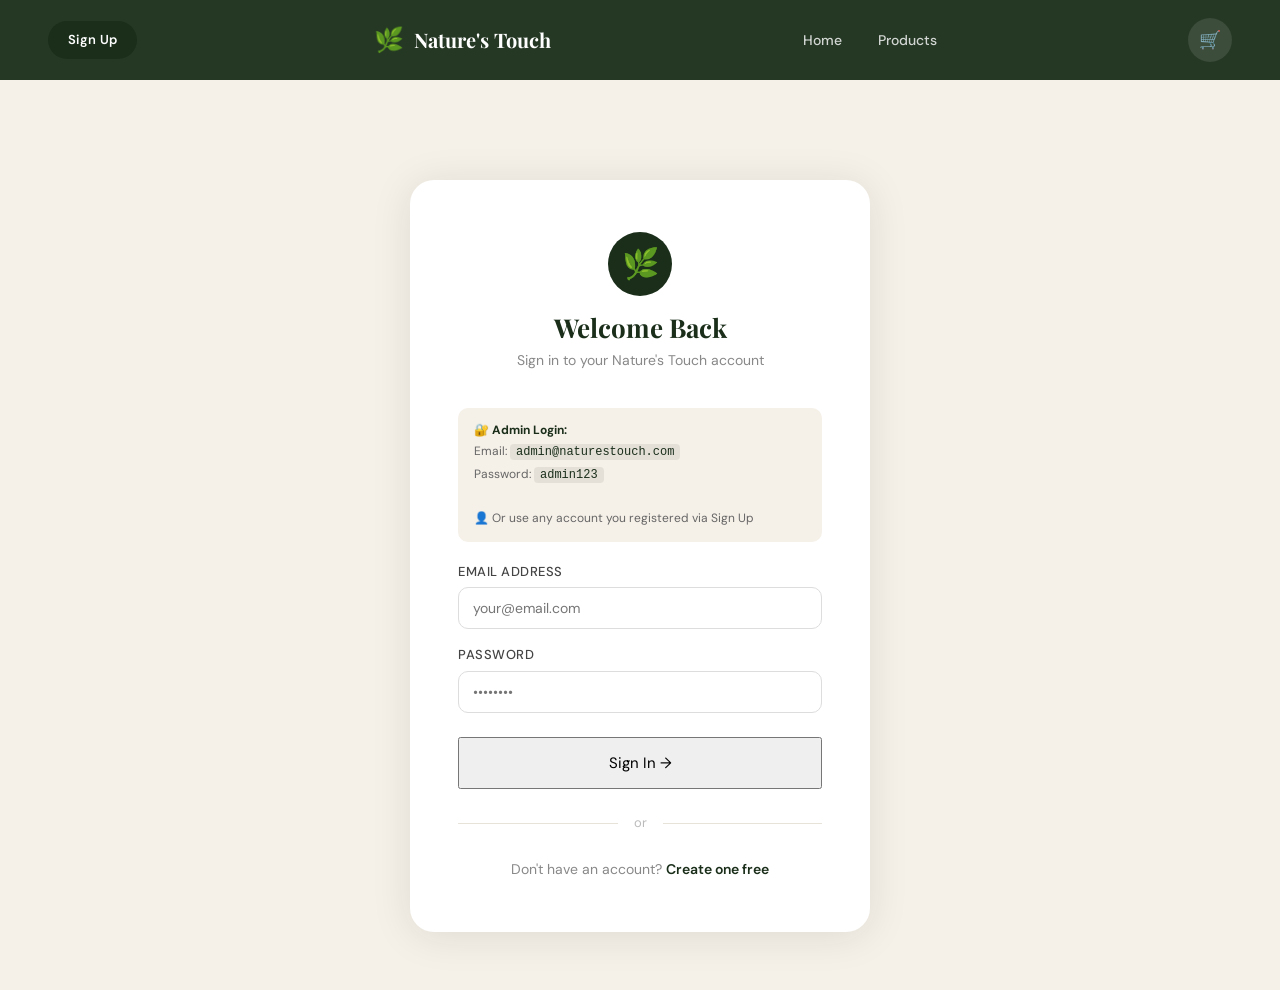
<file: Admin/admin.html>
<!DOCTYPE html>
<html lang="en">
<head>
<meta charset="UTF-8">
<meta name="viewport" content="width=device-width, initial-scale=1.0">
<title>Admin Panel — Nature's Touch</title>
<link rel="stylesheet" href="../css/style.css">
<link href="https://fonts.googleapis.com/css2?family=Inter:wght@400;500;600;700&display=swap" rel="stylesheet">
<style>
  :root {
    --primary: #2d5a27;
    --sidebar-bg: #0f1a0f;
    --bg-main: #f8faf8;
    --text-main: #1a2e1a;
    --text-muted: #6a8a6a;
    --border: #e2ede2;
    --white: #ffffff;
    --shadow: 0 4px 20px rgba(0, 0, 0, 0.05);
  }

  * { box-sizing: border-box; margin: 0; padding: 0; }

  body {
    background: var(--bg-main);
    font-family: 'Inter', sans-serif;
    color: var(--text-main);
    display: flex;
    min-height: 100vh;
  }

  /* ── SIDEBAR ── */
  .sidebar {
    width: 260px;
    min-height: 100vh;
    background: var(--sidebar-bg);
    display: flex;
    flex-direction: column;
    padding: 32px 20px;
    position: fixed;
    top: 0; left: 0; bottom: 0;
    z-index: 100;
  }

  .sidebar-logo {
    display: flex;
    align-items: center;
    gap: 12px;
    padding: 0 10px;
    margin-bottom: 40px;
  }

  .sidebar-logo-icon {
    width: 40px; height: 40px;
    background: linear-gradient(135deg, #3a6b3a, #1a2e1a);
    border-radius: 12px;
    display: flex; align-items: center; justify-content: center;
    font-size: 20px;
  }

  .sidebar-logo-text {
    font-size: 17px;
    font-weight: 700;
    color: white;
  }

  .sidebar-logo-text span {
    display: block;
    font-size: 10px;
    font-weight: 500;
    color: #7aa87a;
    text-transform: uppercase;
    letter-spacing: 1.2px;
  }

  .nav-section-label {
    font-size: 11px;
    font-weight: 700;
    text-transform: uppercase;
    color: #4a6a4a;
    padding: 0 12px;
    margin-bottom: 12px;
    margin-top: 24px;
  }

  .sidebar a {
    display: flex;
    align-items: center;
    gap: 12px;
    padding: 12px 16px;
    color: #a0bfa0;
    text-decoration: none;
    border-radius: 10px;
    font-size: 14px;
    font-weight: 500;
    transition: all 0.2s;
    margin-bottom: 4px;
  }

  .sidebar a:hover { background: rgba(255,255,255,0.05); color: white; }
  .sidebar a.active { background: var(--primary); color: white; }

  .sidebar-bottom { margin-top: auto; padding-top: 20px; border-top: 1px solid rgba(255,255,255,0.08); }

  /* ── MAIN ── */
  .main { margin-left: 260px; flex: 1; padding: 40px; }

  .page-header { display: flex; align-items: center; justify-content: space-between; margin-bottom: 32px; }
  .page-title { font-size: 28px; font-weight: 800; color: #0f1a0f; }
  .page-subtitle { font-size: 14px; color: var(--text-muted); }

  .stats-grid { display: grid; grid-template-columns: repeat(3, 1fr); gap: 24px; margin-bottom: 32px; }

  .stat-card {
    background: var(--white);
    border-radius: 20px;
    padding: 28px;
    border: 1px solid var(--border);
    display: flex;
    align-items: center;
    gap: 20px;
    box-shadow: var(--shadow);
  }

  .stat-icon {
    width: 60px; height: 60px;
    border-radius: 16px;
    display: flex; align-items: center; justify-content: center;
    font-size: 24px;
  }
  .stat-icon.green { background: #effaf0; }
  .stat-icon.amber { background: #fff9eb; }
  .stat-icon.blue { background: #f0f7ff; }

  .stat-label { font-size: 13px; color: var(--text-muted); font-weight: 600; text-transform: uppercase; }
  .stat-value { font-size: 30px; font-weight: 800; color: #0f1a0f; }

  /* ── CONTENT CARD & TABLE ── */
  .content-card {
    background: var(--white);
    border-radius: 20px;
    border: 1px solid var(--border);
    box-shadow: var(--shadow);
    overflow: hidden;
  }

  .content-card-header { padding: 24px 28px; border-bottom: 1px solid var(--bg-main); }
  .content-card-title { font-size: 17px; font-weight: 700; }

  .data-table { width: 100%; border-collapse: collapse; }
  .data-table th {
    background: #fcfdfc;
    padding: 16px 28px;
    text-align: left;
    font-size: 12px;
    font-weight: 700;
    text-transform: uppercase;
    color: var(--text-muted);
    border-bottom: 1px solid var(--border);
  }

  .data-table td { padding: 18px 28px; font-size: 15px; border-bottom: 1px solid var(--bg-main); }

  .avatar {
    width: 36px; height: 36px;
    border-radius: 10px;
    display: inline-flex; align-items: center; justify-content: center;
    font-weight: 700;
    background: #e2ede2;
    color: #2d5a27;
  }

  .id-chip { font-family: monospace; background: #f0f4f0; padding: 4px 8px; border-radius: 6px; font-size: 12px; }

  .customer-cell { display: flex; align-items: center; gap: 12px; }

  .two-col-grid { display: grid; grid-template-columns: 1fr 1fr; gap: 24px; margin-top: 24px; }

  .section { display: none; }
  .section.active { display: block; animation: fadeIn 0.3s ease; }

  @keyframes fadeIn { from { opacity: 0; } to { opacity: 1; } }

  .badge { padding: 4px 10px; border-radius: 6px; font-size: 12px; font-weight: 600; }
  .badge.admin { background: #f3e5f5; color: #7b1fa2; }
  .badge.user { background: #f1f8f1; color: #2d5a27; }
</style>
</head>
<body>

<div class="sidebar">
  <div class="sidebar-logo">
    <div class="sidebar-logo-icon">🌿</div>
    <div class="sidebar-logo-text">Nature's Touch <span>Admin Panel</span></div>
  </div>

  <div class="nav-section-label">Menu</div>
  <a href="#" onclick="show('dashboard',this)" class="active">📊 Dashboard</a>
  <a href="#" onclick="show('orders',this)">📦 Orders</a>
  <a href="#" onclick="show('customers',this)">👥 Customers</a>

  <div class="sidebar-bottom">
    <a href="../index.html" target="_blank">🌐 View Website</a>
    <a href="#" onclick="logout()" style="color:#ff8a8a;">🚪 Logout</a>
  </div>
</div>

<div class="main">
  <div id="dashboard" class="section active">
    <div class="page-header">
      <div>
        <div class="page-title">Dashboard</div>
        <div class="page-subtitle">Quick overview of your store performance.</div>
      </div>
    </div>

    <div class="stats-grid">
      <div class="stat-card">
        <div class="stat-icon green">📦</div>
        <div><div class="stat-label">Orders</div><div class="stat-value" id="totalOrders">—</div></div>
      </div>
      <div class="stat-card">
        <div class="stat-icon amber">💰</div>
        <div><div class="stat-label">Revenue</div><div class="stat-value" id="totalRevenue">—</div></div>
      </div>
      <div class="stat-card">
        <div class="stat-icon blue">👤</div>
        <div><div class="stat-label">Users</div><div class="stat-value" id="totalCustomers">—</div></div>
      </div>
    </div>

    <div class="two-col-grid">
      <div class="content-card">
        <div class="content-card-header"><div class="content-card-title">Recent Orders</div></div>
        <table class="data-table">
          <thead><tr><th>Customer</th><th>Amount</th></tr></thead>
          <tbody id="recentOrdersTable"><tr><td colspan="2">Loading...</td></tr></tbody>
        </table>
      </div>
      <div class="content-card">
        <div class="content-card-header"><div class="content-card-title">Recent Signups</div></div>
        <table class="data-table">
          <thead><tr><th>Name</th><th>Role</th></tr></thead>
          <tbody id="recentCustomersTable"><tr><td colspan="2">Loading...</td></tr></tbody>
        </table>
      </div>
    </div>
  </div>

  <div id="orders" class="section">
    <div class="page-header">
      <div><div class="page-title">Orders</div><div class="page-subtitle" id="orderCount">0 total orders</div></div>
    </div>
    <div class="content-card">
      <table class="data-table">
        <thead>
          <tr>
            <th>Order ID</th>
            <th>Customer</th>
            <th>Amount</th>
            <th>Date</th>
          </tr>
        </thead>
        <tbody id="ordersTable"><tr><td colspan="4">Loading orders...</td></tr></tbody>
      </table>
    </div>
  </div>

  <div id="customers" class="section">
    <div class="page-header">
      <div><div class="page-title">Customers</div><div class="page-subtitle" id="customerCount">0 users</div></div>
    </div>
    <div class="content-card">
      <table class="data-table">
        <thead>
          <tr>
            <th>Name</th>
            <th>Email</th>
            <th>Role</th>
            <th>Joined</th>
          </tr>
        </thead>
        <tbody id="customersTable"><tr><td colspan="4">Loading customers...</td></tr></tbody>
      </table>
    </div>
  </div>
</div>

<script>
  const token = localStorage.getItem("token");
  const user = JSON.parse(localStorage.getItem("nt_session"));

  if (!user || user.role !== "admin") {
    alert("Access denied");
    window.location.href = "../pages/login.html";
  }

  function show(section, el) {
    document.querySelectorAll(".section").forEach(s => s.classList.remove("active"));
    document.getElementById(section).classList.add("active");
    document.querySelectorAll(".sidebar a").forEach(a => a.classList.remove("active"));
    el.classList.add("active");
    if (section === "orders") loadOrders();
    if (section === "customers") loadCustomers();
  }

  function getInitials(name) {
    if (!name) return "?";
    return name.split(" ").map(w => w[0]).join("").substring(0, 2).toUpperCase();
  }

  async function loadDashboard() {
    try {
      const [ordersRes, customersRes] = await Promise.all([
        fetch("http://localhost:5000/api/order", { headers: { Authorization: token } }),
        fetch("http://localhost:5000/api/users", { headers: { Authorization: token } })
      ]);
      const orders = await ordersRes.json();
      const customers = await customersRes.json();
      const totalRev = Array.isArray(orders) ? orders.reduce((s, o) => s + (o.total || 0), 0) : 0;

      document.getElementById("totalOrders").textContent = Array.isArray(orders) ? orders.length : "—";
      document.getElementById("totalRevenue").textContent = "₹" + totalRev.toLocaleString('en-IN');
      document.getElementById("totalCustomers").textContent = Array.isArray(customers) ? customers.length : "—";

      if (Array.isArray(orders)) {
        const recent = [...orders].reverse().slice(0, 5);
        document.getElementById("recentOrdersTable").innerHTML = recent.length ? recent.map(o => `
          <tr>
            <td>${o.address?.name || "Guest"}</td>
            <td style="font-weight:700;color:var(--primary);">₹${(o.total || 0).toLocaleString('en-IN')}</td>
          </tr>`).join("") : `<tr><td colspan="2">No orders</td></tr>`;
      }

      if (Array.isArray(customers)) {
        const recent = [...customers].reverse().slice(0, 5);
        document.getElementById("recentCustomersTable").innerHTML = recent.length ? recent.map(u => `
          <tr>
            <td>
              <div class="customer-cell">
                <div class="avatar">${getInitials(u.name)}</div>
                ${u.name || "—"}
              </div>
            </td>
            <td><span class="badge ${u.role === 'admin' ? 'admin' : 'user'}">${u.role || 'user'}</span></td>
          </tr>`).join("") : `<tr><td colspan="2">No customers</td></tr>`;
      }
    } catch (err) { console.error(err); }
  }

  async function loadOrders() {
    try {
      const res = await fetch("http://localhost:5000/api/order", { headers: { Authorization: token } });
      const data = await res.json();
      if (!Array.isArray(data)) return;
      document.getElementById("orderCount").textContent = data.length + " total orders";
      document.getElementById("ordersTable").innerHTML = data.length ? [...data].reverse().map(o => `
        <tr>
          <td><span class="id-chip">${o._id.slice(-8).toUpperCase()}</span></td>
          <td>
            <div class="customer-cell">
              <div class="avatar">${getInitials(o.address?.name)}</div>
              <div><div style="font-weight:600;">${o.address?.name || "Guest"}</div><div style="font-size:12px;color:var(--text-muted);">${o.userEmail || ""}</div></div>
            </div>
          </td>
          <td style="font-weight:700;color:var(--primary);">₹${(o.total || 0).toLocaleString('en-IN')}</td>
          <td style="color:var(--text-muted);font-size:13px;">${new Date(o.createdAt).toLocaleDateString('en-IN')}</td>
        </tr>`).join("") : `<tr><td colspan="4">No orders found</td></tr>`;
    } catch (err) { }
  }

  async function loadCustomers() {
    try {
      const res = await fetch("http://localhost:5000/api/users", { headers: { Authorization: token } });
      const data = await res.json();
      if (!Array.isArray(data)) return;
      document.getElementById("customerCount").textContent = data.length + " registered users";
      document.getElementById("customersTable").innerHTML = data.map(u => `
        <tr>
          <td><div class="customer-cell"><div class="avatar">${getInitials(u.name)}</div><span style="font-weight:600;">${u.name || "—"}</span></div></td>
          <td style="color:var(--text-muted);">${u.email}</td>
          <td><span class="badge ${u.role === 'admin' ? 'admin' : 'user'}">${u.role || 'user'}</span></td>
          <td style="color:var(--text-muted);font-size:13px;">${u.createdAt ? new Date(u.createdAt).toLocaleDateString('en-IN') : '—'}</td>
        </tr>`).join("");
    } catch (err) { }
  }

  function logout() { localStorage.clear(); window.location.href = "../pages/login.html"; }

  loadDashboard();
</script>
</body>
</html>
</file>
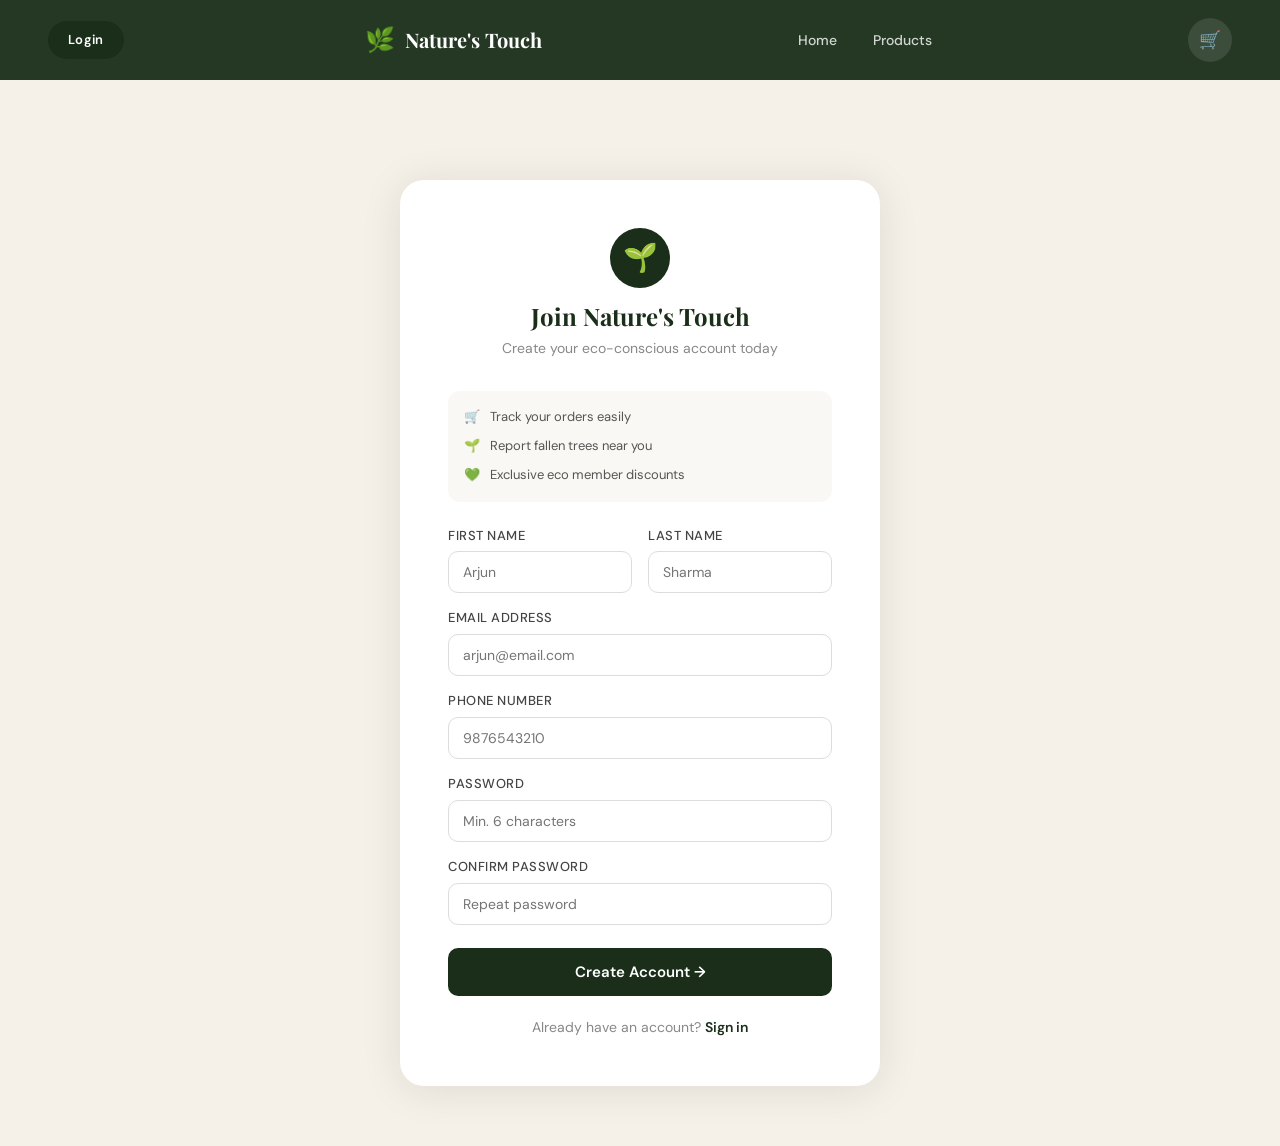
<file: pages/signup.html>
<!DOCTYPE html>
<html lang="en">

<head>
  <meta charset="UTF-8">
  <meta name="viewport" content="width=device-width, initial-scale=1.0">
  <title>Sign Up — Nature's Touch</title>
  <link rel="stylesheet" href="../css/style.css">
  <style>
    body {
      background: var(--linen);
      min-height: 100vh;
      display: flex;
      flex-direction: column;
    }

    .auth-wrap {
      flex: 1;
      display: flex;
      align-items: center;
      justify-content: center;
      padding: 100px 20px 60px;
    }

    .auth-card {
      background: white;
      border-radius: 24px;
      padding: 48px;
      width: 100%;
      max-width: 480px;
      box-shadow: 0 4px 40px rgba(26, 46, 26, 0.1);
    }

    .auth-logo {
      text-align: center;
      margin-bottom: 32px;
    }

    .auth-logo .icon {
      width: 60px;
      height: 60px;
      background: var(--forest);
      border-radius: 50%;
      display: flex;
      align-items: center;
      justify-content: center;
      font-size: 28px;
      margin: 0 auto 14px;
    }

    .auth-logo h2 {
      font-family: 'Playfair Display', serif;
      font-size: 24px;
      color: var(--forest);
      margin-bottom: 6px;
    }

    .auth-logo p {
      font-size: 14px;
      color: #888;
    }

    .two-col {
      display: grid;
      grid-template-columns: 1fr 1fr;
      gap: 16px;
    }

    .error-msg {
      background: #fff0f0;
      border: 1px solid #ffd0d0;
      border-radius: 8px;
      padding: 10px 14px;
      font-size: 13px;
      color: #c0392b;
      margin-bottom: 16px;
      display: none;
    }

    .success-msg {
      background: #f0fff4;
      border: 1px solid #c3e6cb;
      border-radius: 8px;
      padding: 10px 14px;
      font-size: 13px;
      color: #155724;
      margin-bottom: 16px;
      display: none;
    }

    .auth-footer {
      text-align: center;
      margin-top: 20px;
      font-size: 14px;
      color: #888;
    }

    .auth-footer a {
      color: var(--forest);
      font-weight: 600;
      text-decoration: none;
    }

    .benefits {
      display: flex;
      flex-direction: column;
      gap: 8px;
      margin-bottom: 24px;
      padding: 16px;
      background: var(--warm-white);
      border-radius: 12px;
    }

    .benefit-item {
      display: flex;
      align-items: center;
      gap: 10px;
      font-size: 13px;
      color: #555;
    }

    .btn-submit {
      width: 100%;
      padding: 14px;
      font-size: 15px;
      margin-top: 8px;
      background: var(--forest);
      color: white;
      border: none;
      border-radius: 10px;
      cursor: pointer;
      font-weight: 600;
      transition: opacity 0.2s;
    }

    .btn-submit:hover { opacity: 0.9; }
    .btn-submit:disabled { opacity: 0.6; cursor: not-allowed; }

    /* ✅ Validation styles */
    .form-group {
      margin-bottom: 15px;
      position: relative;
    }

    .form-group label {
      display: block;
      font-size: 13px;
      margin-bottom: 5px;
      color: #444;
      font-weight: 500;
    }

    .form-group input {
      width: 100%;
      padding: 11px 14px;
      border: 1.5px solid #ddd;
      border-radius: 10px;
      font-size: 14px;
      box-sizing: border-box;
      transition: border-color 0.2s;
      outline: none;
    }

    .form-group input:focus {
      border-color: var(--forest);
    }

    .form-group input.input-error {
      border-color: #e74c3c;
      background: #fff8f8;
    }

    .form-group input.input-success {
      border-color: #27ae60;
      background: #f8fff9;
    }

    .field-error {
      font-size: 12px;
      color: #e74c3c;
      margin-top: 5px;
      display: none;
      align-items: center;
      gap: 4px;
    }

    .field-error.show {
      display: flex;
    }

    /* ✅ Password strength indicator */
    .password-rules {
      background: #f9f9f9;
      border-radius: 8px;
      padding: 10px 14px;
      margin-top: 8px;
      display: none;
    }

    .password-rules.show {
      display: block;
    }

    .rule {
      font-size: 12px;
      color: #aaa;
      display: flex;
      align-items: center;
      gap: 6px;
      margin-bottom: 4px;
      transition: color 0.2s;
    }

    .rule.pass {
      color: #27ae60;
    }

    .rule .dot {
      width: 8px;
      height: 8px;
      border-radius: 50%;
      background: #ddd;
      flex-shrink: 0;
      transition: background 0.2s;
    }

    .rule.pass .dot {
      background: #27ae60;
    }
  </style>
  <link rel="stylesheet" href="../css/pages.css">
</head>

<body>

  <nav>
    <div class="nav-auth-left">
      <a href="login.html" class="btn-primary btn-primary-sm">Login</a>
    </div>
    <a href="../index.html" class="nav-logo">
      <div class="nav-logo-icon">🌿</div>
      <span class="nav-logo-text">Nature's Touch</span>
    </a>
    <ul class="nav-links">
      <li><a href="../index.html">Home</a></li>
      <li><a href="products.html">Products</a></li>
    </ul>
    <div class="nav-actions">
      <button class="nav-cart" onclick="window.location.href='cart.html'">🛒<span class="cart-badge"
          style="display:none">0</span></button>
    </div>
  </nav>

  <div class="auth-wrap">
    <div class="auth-card">
      <div class="auth-logo">
        <div class="icon">🌱</div>
        <h2>Join Nature's Touch</h2>
        <p>Create your eco-conscious account today</p>
      </div>

      <div class="benefits">
        <div class="benefit-item"><span>🛒</span> Track your orders easily</div>
        <div class="benefit-item"><span>🌱</span> Report fallen trees near you</div>
        <div class="benefit-item"><span>💚</span> Exclusive eco member discounts</div>
      </div>

      <div class="error-msg" id="errorMsg"></div>
      <div class="success-msg" id="successMsg"></div>

      <form id="signupForm" novalidate>

        <div class="two-col">
          <div class="form-group">
            <label>First Name</label>
            <input type="text" id="firstName" placeholder="Arjun"
              oninput="clearFieldError('firstName', 'firstNameError')">
            <div class="field-error" id="firstNameError">⚠️ First name is required</div>
          </div>
          <div class="form-group">
            <label>Last Name</label>
            <input type="text" id="lastName" placeholder="Sharma"
              oninput="clearFieldError('lastName', 'lastNameError')">
            <div class="field-error" id="lastNameError">⚠️ Last name is required</div>
          </div>
        </div>

        <div class="form-group">
          <label>Email Address</label>
          <input type="email" id="emailInput" placeholder="arjun@email.com"
            oninput="clearFieldError('emailInput', 'emailError')">
          <div class="field-error" id="emailError">⚠️ Email is required</div>
        </div>

        <div class="form-group">
          <label>Phone Number</label>
          <input type="tel" id="phone" placeholder="9876543210" maxlength="10"
            oninput="onlyNumbers(this); clearFieldError('phone', 'phoneError')">
          <div class="field-error" id="phoneError">⚠️ Phone is required</div>
        </div>

        <div class="form-group">
          <label>Password</label>
          <input type="password" id="passwordInput" placeholder="Min. 6 characters"
            oninput="checkPasswordStrength(this.value); clearFieldError('passwordInput', 'passwordError')">
          <div class="field-error" id="passwordError">⚠️ Password is required</div>

          <!-- ✅ Password rules live checker -->
          <div class="password-rules" id="passwordRules">
            <div class="rule" id="rule-length"><span class="dot"></span> At least 6 characters</div>
            <div class="rule" id="rule-upper"><span class="dot"></span> One uppercase letter (A-Z)</div>
            <div class="rule" id="rule-lower"><span class="dot"></span> One lowercase letter (a-z)</div>
            <div class="rule" id="rule-symbol"><span class="dot"></span> One special character (!@#$%)</div>
          </div>
        </div>

        <div class="form-group">
          <label>Confirm Password</label>
          <input type="password" id="confirmPassword" placeholder="Repeat password"
            oninput="clearFieldError('confirmPassword', 'confirmError')">
          <div class="field-error" id="confirmError">⚠️ Please confirm your password</div>
        </div>

        <button type="submit" class="btn-submit">Create Account →</button>
      </form>

      <div class="auth-footer">
        Already have an account? <a href="login.html">Sign in</a>
      </div>
    </div>
  </div>

  <script src="../js/utils.js"></script>
  <script src="../js/auth.js"></script>
  <script src="../js/cart.js"></script>
  <script src="../js/ui.js"></script>
  <script src="../js/main.js"></script>

  <script>

    // ✅ Redirect if already logged in
    if (typeof Auth !== 'undefined' && Auth.isLoggedIn()) {
      window.location.href = '../index.html';
    }

    // ✅ Only allow numbers in phone field
    function onlyNumbers(input) {
      input.value = input.value.replace(/[^0-9]/g, '');
    }

    // ✅ Show field error
    function showFieldError(inputId, errorId, message) {
      const input = document.getElementById(inputId);
      const error = document.getElementById(errorId);
      input.classList.add('input-error');
      input.classList.remove('input-success');
      error.textContent = '⚠️ ' + message;
      error.classList.add('show');
    }

    // ✅ Clear field error
    function clearFieldError(inputId, errorId) {
      const input = document.getElementById(inputId);
      const error = document.getElementById(errorId);
      input.classList.remove('input-error');
      input.classList.add('input-success');
      error.classList.remove('show');
    }

    // ✅ Live password strength checker
    function checkPasswordStrength(val) {
      const rules = document.getElementById('passwordRules');
      rules.classList.add('show');

      const checks = {
        'rule-length': val.length >= 6,
        'rule-upper':  /[A-Z]/.test(val),
        'rule-lower':  /[a-z]/.test(val),
        'rule-symbol': /[!@#$%^&*()_+\-=\[\]{};':"\\|,.<>\/?]/.test(val),
      };

      for (const [id, passed] of Object.entries(checks)) {
        const el = document.getElementById(id);
        if (passed) el.classList.add('pass');
        else el.classList.remove('pass');
      }
    }

    // ✅ Show success/error banners
    function showError(msg) {
      const el = document.getElementById('errorMsg');
      el.textContent = msg;
      el.style.display = 'block';
      document.getElementById('successMsg').style.display = 'none';
    }

    function showSuccess(msg) {
      const el = document.getElementById('successMsg');
      el.textContent = msg;
      el.style.display = 'block';
      document.getElementById('errorMsg').style.display = 'none';
    }

    // ✅ Form submit with full validation
    document.getElementById('signupForm').addEventListener('submit', async (e) => {
      e.preventDefault();

      const firstName      = document.getElementById('firstName').value.trim();
      const lastName       = document.getElementById('lastName').value.trim();
      const email          = document.getElementById('emailInput').value.trim();
      const phone          = document.getElementById('phone').value.trim();
      const password       = document.getElementById('passwordInput').value;
      const confirmPassword = document.getElementById('confirmPassword').value;

      let hasError = false;

      // First name
      if (!firstName) {
        showFieldError('firstName', 'firstNameError', 'First name is required');
        hasError = true;
      }

      // Last name
      if (!lastName) {
        showFieldError('lastName', 'lastNameError', 'Last name is required');
        hasError = true;
      }

      // Email
      if (!email) {
        showFieldError('emailInput', 'emailError', 'Email is required');
        hasError = true;
      } else if (!/^[^\s@]+@[^\s@]+\.[^\s@]+$/.test(email)) {
        showFieldError('emailInput', 'emailError', 'Enter a valid email address');
        hasError = true;
      }

      // Phone — must be exactly 10 digits
      if (!phone) {
        showFieldError('phone', 'phoneError', 'Phone number is required');
        hasError = true;
      } else if (!/^[0-9]{10}$/.test(phone)) {
        showFieldError('phone', 'phoneError', 'Enter a valid 10-digit phone number');
        hasError = true;
      }

      // Password rules
      if (!password) {
        showFieldError('passwordInput', 'passwordError', 'Password is required');
        hasError = true;
      } else if (password.length < 6) {
        showFieldError('passwordInput', 'passwordError', 'Password must be at least 6 characters');
        hasError = true;
      } else if (!/[A-Z]/.test(password)) {
        showFieldError('passwordInput', 'passwordError', 'Password must have at least one uppercase letter');
        hasError = true;
      } else if (!/[a-z]/.test(password)) {
        showFieldError('passwordInput', 'passwordError', 'Password must have at least one lowercase letter');
        hasError = true;
      } else if (!/[!@#$%^&*()_+\-=\[\]{};':"\\|,.<>\/?]/.test(password)) {
        showFieldError('passwordInput', 'passwordError', 'Password must have at least one special character');
        hasError = true;
      }

      // Confirm password
      if (!confirmPassword) {
        showFieldError('confirmPassword', 'confirmError', 'Please confirm your password');
        hasError = true;
      } else if (password !== confirmPassword) {
        showFieldError('confirmPassword', 'confirmError', 'Passwords do not match');
        hasError = true;
      }

      if (hasError) return;

      const fullName = `${firstName} ${lastName}`;

      try {
        const response = await fetch("http://localhost:5000/api/auth/signup", {
          method: "POST",
          headers: { "Content-Type": "application/json" },
          body: JSON.stringify({ name: fullName, email, password, phone })
        });

        const data = await response.json();

        if (response.ok) {
          showSuccess("🎉 Account created! Redirecting to login...");
          document.querySelector('.btn-submit').disabled = true;
          setTimeout(() => { window.location.href = "login.html"; }, 2000);
        } else {
          showError(data.msg || "Signup failed. Please try again.");
        }

      } catch (err) {
        console.error("Signup Error:", err);
        showError("Cannot connect to server. Is the backend running?");
      }
    });

  </script>
</body>
</html>
</file>
<file: css/style.css>
/* ============ NATURE'S TOUCH — GLOBAL STYLES ============ */
@import url('https://fonts.googleapis.com/css2?family=Playfair+Display:ital,wght@0,400;0,600;0,700;1,400&family=DM+Sans:wght@300;400;500;600;700&display=swap');

/* ---- CSS Variables ---- */
:root {
  --forest: #1a2e1a;
  --moss: #4a7c59;
  --sage: #7aab8a;
  --earth: #c4956a;
  --bark: #8b5e3c;
  --linen: #f5f0e8;
  --warm-white: #faf8f4;
  --charcoal: #2d2d2d;
  --light-gray: #e8e3d8;
}

/* ---- Reset ---- */
*,
*::before,
*::after {
  box-sizing: border-box;
  margin: 0;
  padding: 0;
}

html {
  scroll-behavior: smooth;
}

body {
  font-family: 'DM Sans', sans-serif;
  background: var(--warm-white);
  color: var(--charcoal);
  line-height: 1.6;
  overflow-x: auto;
  overflow-y: auto;
  padding-top: 80px;
}

/* ---- Typography ---- */
h1,
h2,
h3 {
  font-family: 'Playfair Display', serif;
  line-height: 1.2;
}

a {
  text-decoration: none;
  color: inherit;
}

img {
  max-width: 100%;
  display: block;
}

button {
  cursor: pointer;
  font-family: 'DM Sans', sans-serif;
}

ul {
  list-style: none;
}

/* ---- Buttons ---- */
.btn-primary {
  display: inline-block;
  background: var(--forest);
  color: white;
  padding: 12px 28px;
  border-radius: 100px;
  font-size: 14px;
  font-weight: 600;
  border: none;
  cursor: pointer;
  transition: all 0.3s;
  letter-spacing: 0.3px;
}

.btn-primary:hover {
  background: var(--moss);
  transform: translateY(-1px);
  box-shadow: 0 8px 24px rgba(26, 46, 26, 0.2);
}

.btn-secondary {
  display: inline-block;
  background: transparent;
  color: var(--forest);
  padding: 12px 28px;
  border-radius: 100px;
  font-size: 14px;
  font-weight: 600;
  border: 2px solid var(--forest);
  cursor: pointer;
  transition: all 0.3s;
}

.btn-secondary:hover {
  background: var(--forest);
  color: white;
}

.btn-secondary-light {
  border-color: rgba(255, 255, 255, 0.7);
  color: white;
}

.btn-secondary-light:hover {
  background: white;
  color: var(--forest);
  border-color: white;
}

.btn-gold {
  display: inline-block;
  background: var(--earth);
  color: white;
  padding: 14px 32px;
  border-radius: 100px;
  font-size: 15px;
  font-weight: 600;
  border: none;
  cursor: pointer;
  transition: all 0.3s;
}

.btn-gold:hover {
  background: var(--bark);
  transform: translateY(-2px);
  box-shadow: 0 8px 24px rgba(139, 94, 60, 0.3);
}

/* ---- NAV ---- */
nav {
  position: fixed;
  top: 0;
  left: 0;
  right: 0;
  z-index: 100;
  display: flex;
  align-items: center;
  justify-content: space-between;
  padding: 0 48px;
  height: 80px;
  background: rgba(26, 46, 26, 0.95);
  backdrop-filter: blur(12px);
  -webkit-backdrop-filter: blur(12px);
  transition: all 0.3s;
}

nav.scrolled {
  background: var(--forest);
  box-shadow: 0 2px 20px rgba(26, 46, 26, 0.3);
}

/* Left auth button area */
.nav-auth-left {
  display: flex;
  align-items: center;
  gap: 8px;
  order: -1;
}

.btn-primary-sm {
  padding: 9px 20px !important;
  font-size: 13px !important;
  white-space: nowrap;
}

.nav-user-name {
  color: rgba(255, 255, 255, 0.9);
  font-size: 13px;
  font-weight: 600;
  display: flex;
  align-items: center;
  gap: 6px;
}

.nav-logo {
  display: flex;
  align-items: center;
  gap: 10px;
}

.nav-logo-icon {
  font-size: 24px;
}

.nav-logo-text {
  font-family: 'Playfair Display', serif;
  font-size: 20px;
  color: white;
  font-weight: 700;
}

.nav-links {
  display: flex;
  align-items: center;
  gap: 8px;
}

.nav-links a {
  color: rgba(255, 255, 255, 0.8);
  font-size: 14px;
  font-weight: 500;
  padding: 8px 14px;
  border-radius: 8px;
  transition: all 0.2s;
}

.nav-links a:hover,
.nav-links a.active {
  color: white;
  background: rgba(255, 255, 255, 0.1);
}

.nav-actions {
  display: flex;
  align-items: center;
  gap: 12px;
}

.nav-cart {
  background: rgba(255, 255, 255, 0.1);
  border: none;
  color: white;
  font-size: 18px;
  width: 44px;
  height: 44px;
  border-radius: 50%;
  display: flex;
  align-items: center;
  justify-content: center;
  cursor: pointer;
  position: relative;
  transition: background 0.2s;
}

.nav-cart:hover {
  background: rgba(255, 255, 255, 0.2);
}

.cart-badge {
  position: absolute;
  top: -4px;
  right: -4px;
  background: var(--earth);
  color: white;
  font-size: 10px;
  font-weight: 700;
  min-width: 18px;
  height: 18px;
  border-radius: 50%;
  display: flex;
  align-items: center;
  justify-content: center;
}

.hamburger {
  display: none;
  flex-direction: column;
  gap: 5px;
  background: none;
  border: none;
  padding: 4px;
}

.hamburger span {
  width: 22px;
  height: 2px;
  background: white;
  border-radius: 2px;
  display: block;
  transition: all 0.3s;
}


.hamburger.active span:nth-child(1) {
  transform: translateY(7px) rotate(45deg);
}
.hamburger.active span:nth-child(2) {
  opacity: 0;
}
.hamburger.active span:nth-child(3) {
  transform: translateY(-7px) rotate(-45deg);
}

/* ---- Sections ---- */
.section {
  padding: 80px 48px;
}

.section-title {
  font-size: clamp(28px, 4vw, 42px);
  color: var(--forest);
  margin-bottom: 16px;
  line-height: 1.2;
}

.section-subtitle {
  font-size: 16px;
  color: #888;
  line-height: 1.8;
  max-width: 560px;
  margin-bottom: 32px;
}

/* ---- Badge ---- */
.badge {
  display: inline-block;
  background: var(--linen);
  color: var(--moss);
  font-size: 12px;
  font-weight: 700;
  text-transform: uppercase;
  letter-spacing: 1.5px;
  padding: 6px 16px;
  border-radius: 100px;
  margin-bottom: 16px;
}

.badge-light {
  background: rgba(255, 255, 255, 0.15);
  color: rgba(255, 255, 255, 0.9);
}

/* ---- Toast ---- */
.toast {
  position: fixed;
  bottom: 32px;
  left: 50%;
  transform: translateX(-50%) translateY(20px);
  background: var(--charcoal);
  color: white;
  padding: 12px 24px;
  border-radius: 100px;
  font-size: 14px;
  font-weight: 500;
  opacity: 0;
  pointer-events: none;
  transition: all 0.3s;
  z-index: 9999;
  white-space: nowrap;
}

.toast.show {
  opacity: 1;
  transform: translateX(-50%) translateY(0);
}

/* ---- Forms ---- */
.form-group {
  margin-bottom: 18px;
}

.form-group label {
  display: block;
  margin-bottom: 8px;
  font-size: 13px;
  font-weight: 600;
  color: var(--forest);
  text-transform: uppercase;
  letter-spacing: 0.5px;
}

.form-group input,
.form-group select,
.form-group textarea {
  width: 100%;
  padding: 12px 16px;
  border: 1.5px solid var(--light-gray);
  border-radius: 10px;
  font-size: 14px;
  font-family: 'DM Sans', sans-serif;
  color: var(--charcoal);
  background: white;
  transition: border-color 0.2s, box-shadow 0.2s;
  outline: none;
}

.form-group input:focus,
.form-group select:focus,
.form-group textarea:focus {
  border-color: var(--moss);
  box-shadow: 0 0 0 3px rgba(74, 124, 89, 0.1);
}

.form-group textarea {
  resize: vertical;
  min-height: 100px;
}

/* ---- Modal ---- */
.modal-overlay {
  position: fixed;
  inset: 0;
  background: rgba(0, 0, 0, 0.5);
  backdrop-filter: blur(4px);
  display: flex;
  align-items: center;
  justify-content: center;
  z-index: 500;
  opacity: 0;
  pointer-events: none;
  transition: opacity 0.3s;
  padding: 20px;
}

.modal-overlay.active {
  opacity: 1;
  pointer-events: all;
}

.modal {
  background: white;
  border-radius: 20px;
  padding: 36px;
  width: 100%;
  max-width: 560px;
  max-height: 90vh;
  overflow-y: auto;
  transform: scale(0.95);
  transition: transform 0.3s;
  position: relative;
}

.modal-overlay.active .modal {
  transform: scale(1);
}

.modal-close {
  position: absolute;
  top: 16px;
  right: 16px;
  background: var(--linen);
  border: none;
  width: 32px;
  height: 32px;
  border-radius: 50%;
  font-size: 14px;
  cursor: pointer;
  color: #666;
  display: flex;
  align-items: center;
  justify-content: center;
}

.modal-close:hover {
  background: #e0d8c8;
}

/* ---- Product Card (shared) ---- */
.product-card {
  background: white;
  border-radius: 16px;
  overflow: hidden;
  box-shadow: 0 2px 16px rgba(26, 46, 26, 0.06);
  transition: transform 0.3s, box-shadow 0.3s;
}

.product-card:hover {
  transform: translateY(-6px);
  box-shadow: 0 12px 32px rgba(26, 46, 26, 0.12);
}

.product-img-wrap {
  position: relative;
  overflow: hidden;
  height: 220px;
  background: var(--linen);
}

.product-img-wrap img {
  width: 100%;
  height: 100%;
  object-fit: cover;
  transition: transform 0.5s;
}

.product-card:hover .product-img-wrap img {
  transform: scale(1.05);
}

.product-overlay {
  position: absolute;
  inset: 0;
  background: rgba(26, 46, 26, 0.4);
  display: flex;
  align-items: center;
  justify-content: center;
  opacity: 0;
  transition: opacity 0.3s;
}

.product-card:hover .product-overlay {
  opacity: 1;
}

.quick-view-btn {
  background: rgba(26, 46, 26, 0.95);
  color: var(--forest);
  border: none;
  padding: 10px 20px;
  border-radius: 100px;
  font-size: 13px;
  font-weight: 700;
  cursor: pointer;
  font-family: 'DM Sans', sans-serif;
  transform: translateY(8px);
  transition: transform 0.3s;
}

.product-card:hover .quick-view-btn {
  transform: translateY(0);
}

.product-info {
  padding: 20px;
}

.product-cat {
  display: inline-block;
  font-size: 10px;
  font-weight: 700;
  text-transform: uppercase;
  letter-spacing: 1.5px;
  color: var(--sage);
  margin-bottom: 8px;
}

.product-info h3 {
  font-family: 'Playfair Display', serif;
  font-size: 17px;
  color: var(--forest);
  margin-bottom: 14px;
  line-height: 1.3;
}

.product-footer {
  display: flex;
  align-items: center;
  justify-content: space-between;
  gap: 10px;
  flex-wrap: nowrap;
}

.product-price {
  font-family: 'Playfair Display', serif;
  font-size: 20px;
  font-weight: 700;
  color: var(--bark);
}

.product-btns {
  display: flex;
  gap: 8px;
}

.btn-cart {
  background: var(--linen);
  color: var(--forest);
  border: none;
  padding: 8px 12px;
  border-radius: 8px;
  font-size: 12px;
  font-weight: 600;
  cursor: pointer;
  font-family: 'DM Sans', sans-serif;
  transition: background 0.2s;
  white-space: nowrap;
}

.btn-cart:hover {
  background: var(--light-gray);
}

.btn-buy {
  background: var(--forest);
  color: white;
  padding: 8px 14px;
  border-radius: 8px;
  font-size: 12px;
  font-weight: 600;
  transition: background 0.2s;
  white-space: nowrap;
}

.btn-buy:hover {
  background: var(--moss);
}

/* ---- Quick View Grid ---- */
.qv-grid {
  display: grid;
  grid-template-columns: 1fr 1fr;
  gap: 24px;
}

@media (max-width: 600px) {
  .qv-grid {
    grid-template-columns: 1fr;
  }
}

/* ---- Footer ---- */
footer {
  background: var(--forest);
  color: rgba(255, 255, 255, 0.75);
  padding: 64px 48px 32px;
}

.footer-grid {
  display: grid;
  grid-template-columns: 2fr 1fr 1fr 1fr;
  gap: 40px;
  margin-bottom: 48px;
}

.footer-brand h3 {
  font-family: 'Playfair Display', serif;
  font-size: 22px;
  color: white;
  margin-bottom: 12px;
}

.footer-brand p {
  font-size: 14px;
  line-height: 1.7;
}

.footer-col h4 {
  font-size: 12px;
  font-weight: 700;
  text-transform: uppercase;
  letter-spacing: 1.5px;
  color: white;
  margin-bottom: 20px;
}

.footer-col ul {
  display: flex;
  flex-direction: column;
  gap: 10px;
}

.footer-col a {
  font-size: 14px;
  color: rgba(255, 255, 255, 0.6);
  transition: color 0.2s;
}

.footer-col a:hover {
  color: white;
}

.footer-bottom {
  border-top: 1px solid rgba(255, 255, 255, 0.1);
  padding-top: 24px;
  display: flex;
  justify-content: space-between;
  align-items: center;
  font-size: 13px;
  color: rgba(255, 255, 255, 0.4);
  flex-wrap: wrap;
  gap: 12px;
}

/* ---- Animations ---- */
.animate-up {
  animation: fadeUp 0.5s ease both;
}

@keyframes fadeUp {
  from {
    opacity: 0;
    transform: translateY(24px);
  }

  to {
    opacity: 1;
    transform: translateY(0);
  }
}

/* ---- Responsive ---- */
@media (max-width: 1024px) {
  .footer-grid {
    grid-template-columns: 1fr 1fr;
  }
}

@media (max-width: 768px) {
  nav {
    padding: 0 16px;
    height: 70px;
  }

  .nav-links {
    position: fixed;
    top: 70px;
    left: 0;
    right: 0;
    background: var(--forest);
    flex-direction: column;
    align-items: flex-start;
    padding: 20px;
    gap: 4px;
    display: none;
    z-index: 99;
  }

  .nav-links.open {
    display: flex;
  }

  .nav-links a {
    width: 100%;
    padding: 12px 16px;
    border-radius: 10px;
  }

  .hamburger {
    display: flex;
  }

  .section {
    padding: 56px 20px;
  }

  footer {
    padding: 48px 20px 24px;
  }

  .footer-grid {
    grid-template-columns: 1fr 1fr;
    gap: 32px;
  }

  /* On mobile, hide the admin shortcut btn to save space */
  #adminBtn {
    display: none !important;
  }

  /* Shrink auth button text on small screens */
  .btn-primary-sm {
    padding: 8px 12px !important;
    font-size: 12px !important;
  }
}

@media (max-width: 480px) {
  .footer-grid {
    grid-template-columns: 1fr;
  }

  .footer-bottom {
    flex-direction: column;
    text-align: center;
  }

  /* Stack nav-auth-left vertically if needed */
  .nav-auth-left {
    gap: 4px;
  }
}

@keyframes spin { 100% { transform: rotate(360deg); } }
</file>
<file: css/pages.css>
/* ============ SHARED PAGE STYLES (pages.css) ============ */

/* ---- Page Hero ---- */
.page-hero {
  background: linear-gradient(135deg, var(--forest) 0%, #2a4a2a 100%);
  padding: 120px 48px 64px;
  text-align: center;
  position: relative;
  overflow: hidden;
}

.page-hero::before {
  content: '';
  position: absolute;
  inset: 0;
  background: url("../images/page-hero.jpg") center/cover;
  opacity: 0.15;
  mix-blend-mode: overlay;
  z-index: 0;
}

.page-hero h1 {
  font-size: clamp(32px, 5vw, 56px);
  color: white;
  margin-bottom: 12px;
  position: relative;
}

.page-hero p {
  font-size: 16px;
  color: rgba(255, 255, 255, 0.75);
  max-width: 520px;
  margin: 0 auto;
  position: relative;
}

/* ---- Responsive page hero ---- */
@media (max-width: 768px) {
  .page-hero {
    padding: 100px 24px 48px;
  }
}
</file>
